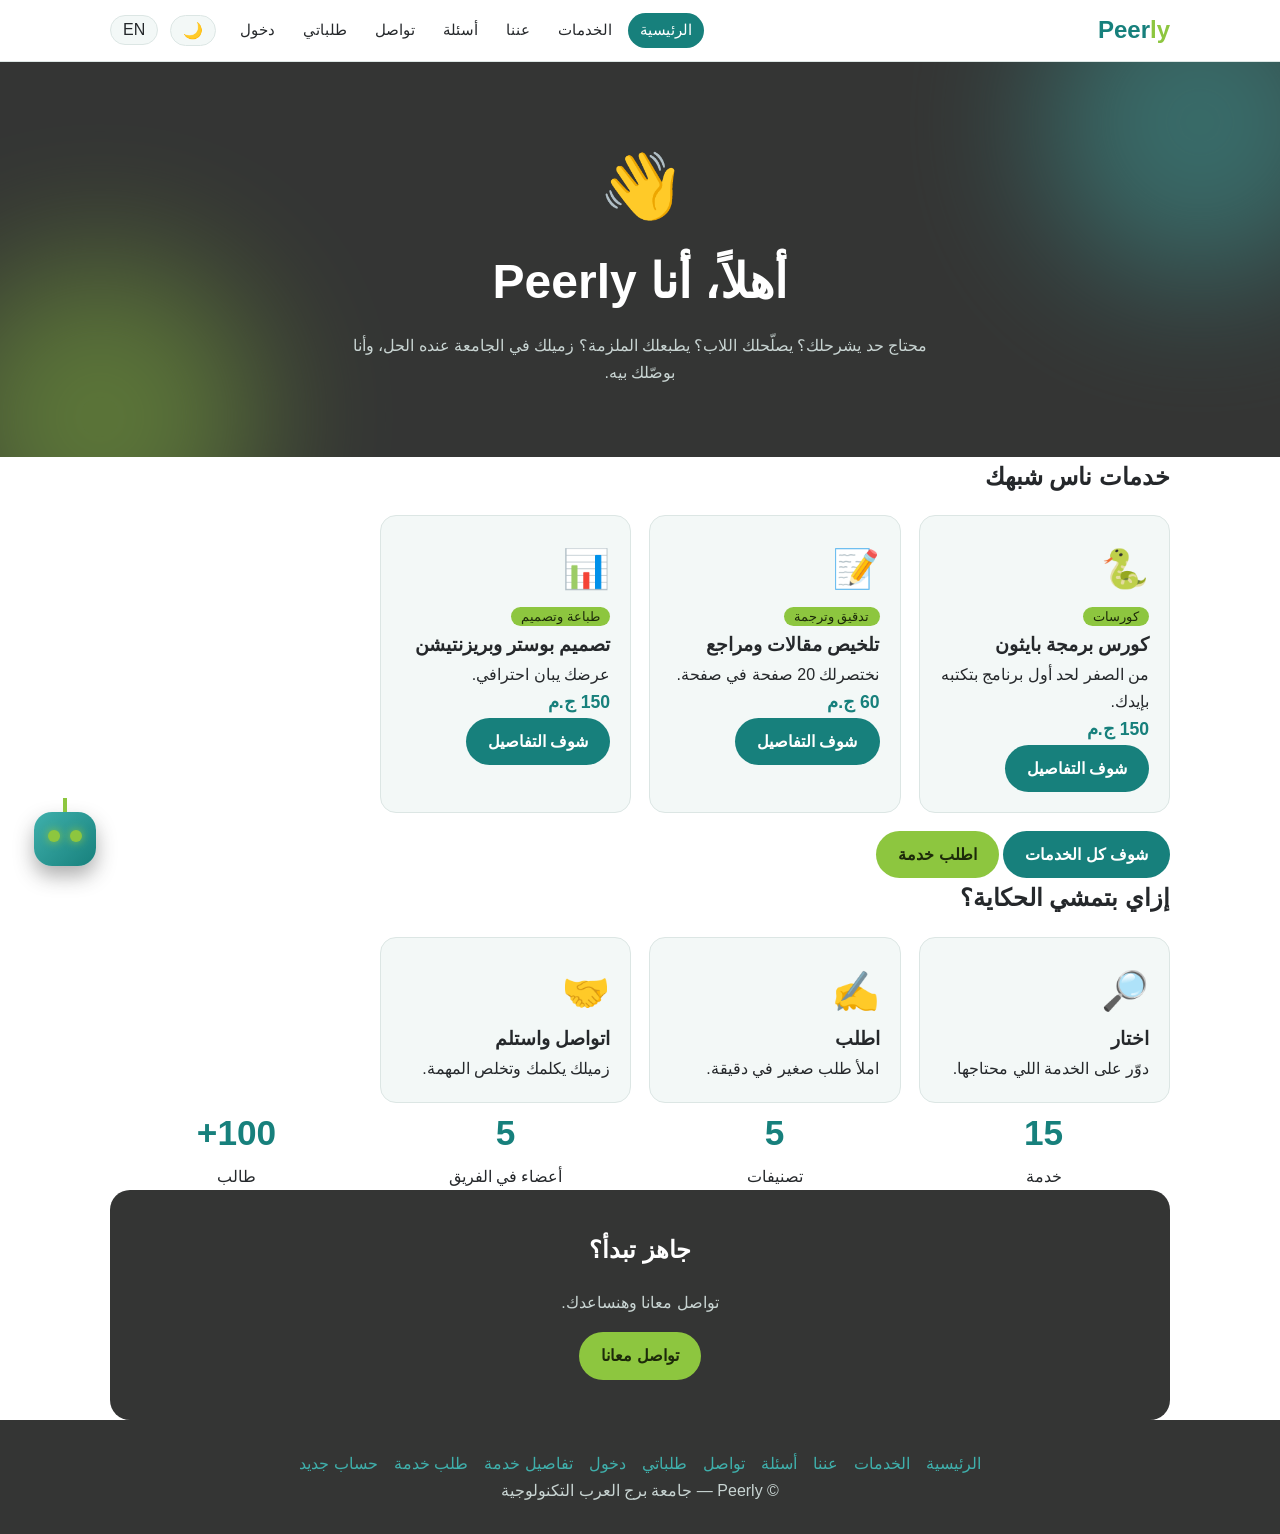
<file: index.html>
<!DOCTYPE html>
<html lang="ar" dir="rtl">
<head>
  <meta charset="utf-8">
  <meta name="viewport" content="width=device-width, initial-scale=1">
  <title>Peerly</title>
  <link rel="stylesheet" href="css/colors.css">
  <link rel="stylesheet" href="css/style.css">
</head>
<body data-page="index">
  <div id="app"></div>
  <script src="js/data.js"></script>
  <script src="js/core.js"></script>
  <script src="js/pages/index.js"></script>
  <script src="js/bot.js"></script>
  <script src="js/boot.js"></script>
</body>
</html>
</file>
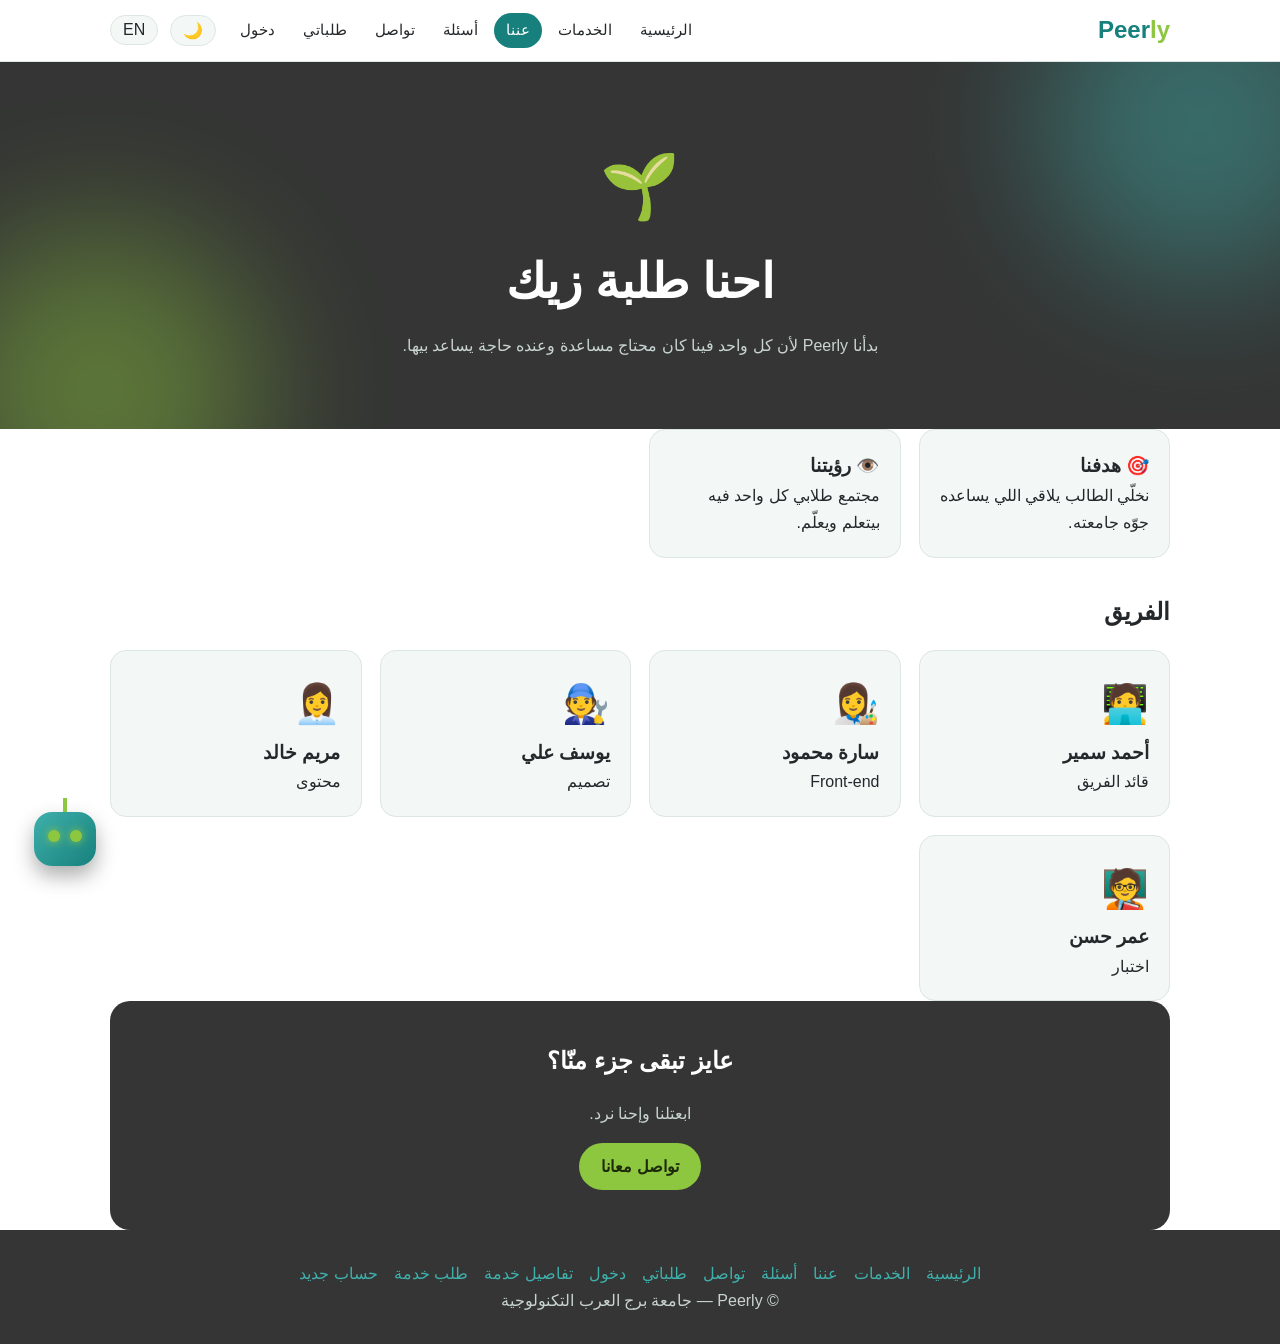
<file: about.html>
<!DOCTYPE html>
<html lang="ar" dir="rtl">
<head>
  <meta charset="utf-8">
  <meta name="viewport" content="width=device-width, initial-scale=1">
  <title>Peerly</title>
  <link rel="stylesheet" href="css/colors.css">
  <link rel="stylesheet" href="css/style.css">
</head>
<body data-page="about">
  <div id="app"></div>
  <script src="js/data.js"></script>
  <script src="js/core.js"></script>
  <script src="js/pages/about.js"></script>
  <script src="js/bot.js"></script>
  <script src="js/boot.js"></script>
</body>
</html>
</file>
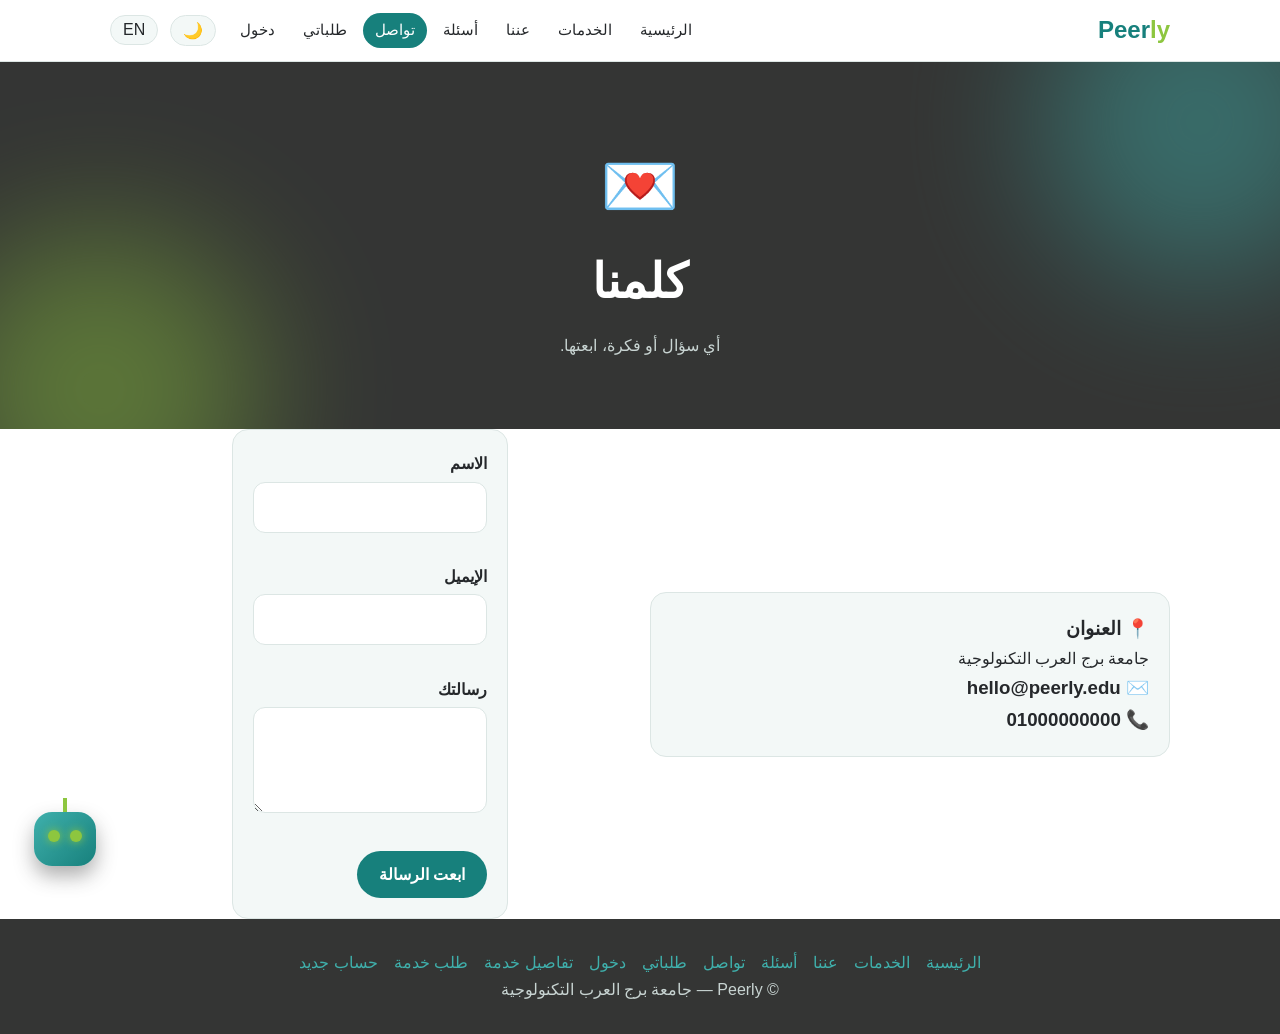
<file: contact.html>
<!DOCTYPE html>
<html lang="ar" dir="rtl">
<head>
  <meta charset="utf-8">
  <meta name="viewport" content="width=device-width, initial-scale=1">
  <title>Peerly</title>
  <link rel="stylesheet" href="css/colors.css">
  <link rel="stylesheet" href="css/style.css">
</head>
<body data-page="contact">
  <div id="app"></div>
  <script src="js/data.js"></script>
  <script src="js/core.js"></script>
  <script src="js/pages/contact.js"></script>
  <script src="js/bot.js"></script>
  <script src="js/boot.js"></script>
</body>
</html>
</file>
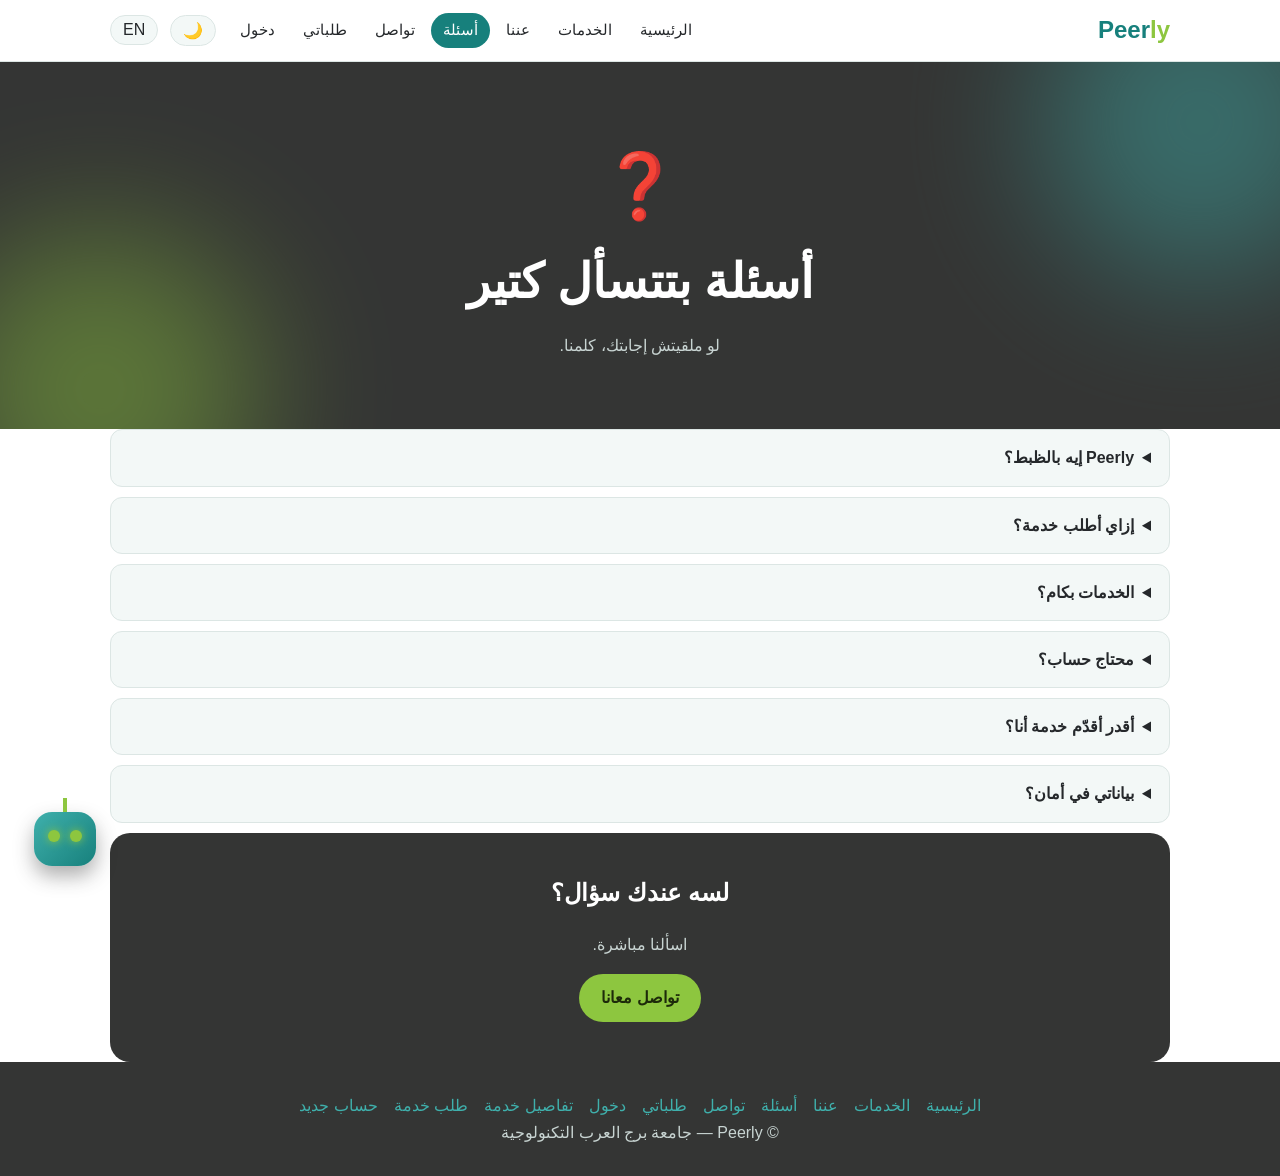
<file: faq.html>
<!DOCTYPE html>
<html lang="ar" dir="rtl">
<head>
  <meta charset="utf-8">
  <meta name="viewport" content="width=device-width, initial-scale=1">
  <title>Peerly</title>
  <link rel="stylesheet" href="css/colors.css">
  <link rel="stylesheet" href="css/style.css">
</head>
<body data-page="faq">
  <div id="app"></div>
  <script src="js/data.js"></script>
  <script src="js/core.js"></script>
  <script src="js/pages/faq.js"></script>
  <script src="js/bot.js"></script>
  <script src="js/boot.js"></script>
</body>
</html>
</file>
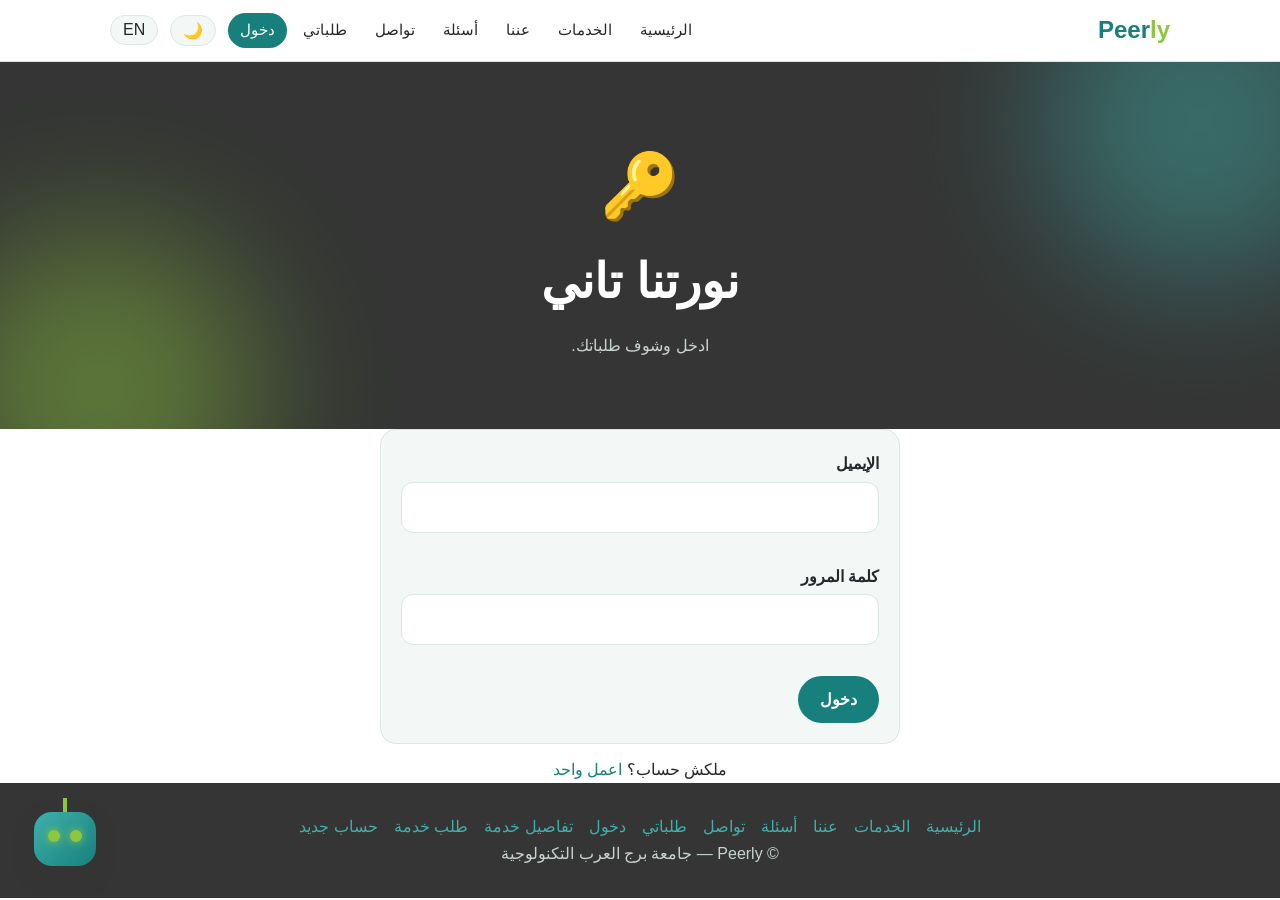
<file: login.html>
<!DOCTYPE html>
<html lang="ar" dir="rtl">
<head>
  <meta charset="utf-8">
  <meta name="viewport" content="width=device-width, initial-scale=1">
  <title>Peerly</title>
  <link rel="stylesheet" href="css/colors.css">
  <link rel="stylesheet" href="css/style.css">
</head>
<body data-page="login">
  <div id="app"></div>
  <script src="js/data.js"></script>
  <script src="js/core.js"></script>
  <script src="js/pages/login.js"></script>
  <script src="js/bot.js"></script>
  <script src="js/boot.js"></script>
</body>
</html>
</file>
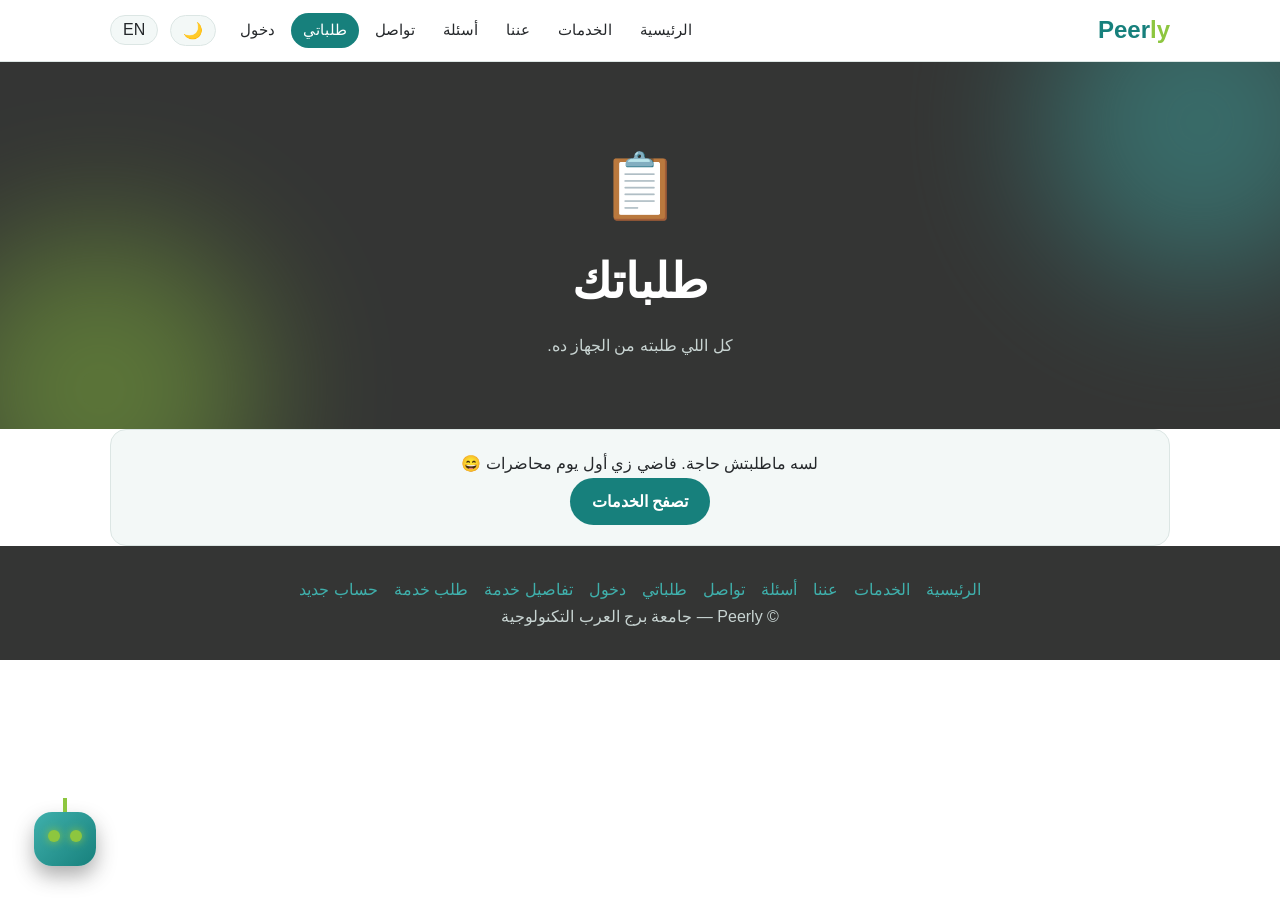
<file: my-requests.html>
<!DOCTYPE html>
<html lang="ar" dir="rtl">
<head>
  <meta charset="utf-8">
  <meta name="viewport" content="width=device-width, initial-scale=1">
  <title>Peerly</title>
  <link rel="stylesheet" href="css/colors.css">
  <link rel="stylesheet" href="css/style.css">
</head>
<body data-page="my-requests">
  <div id="app"></div>
  <script src="js/data.js"></script>
  <script src="js/core.js"></script>
  <script src="js/pages/my-requests.js"></script>
  <script src="js/bot.js"></script>
  <script src="js/boot.js"></script>
</body>
</html>
</file>
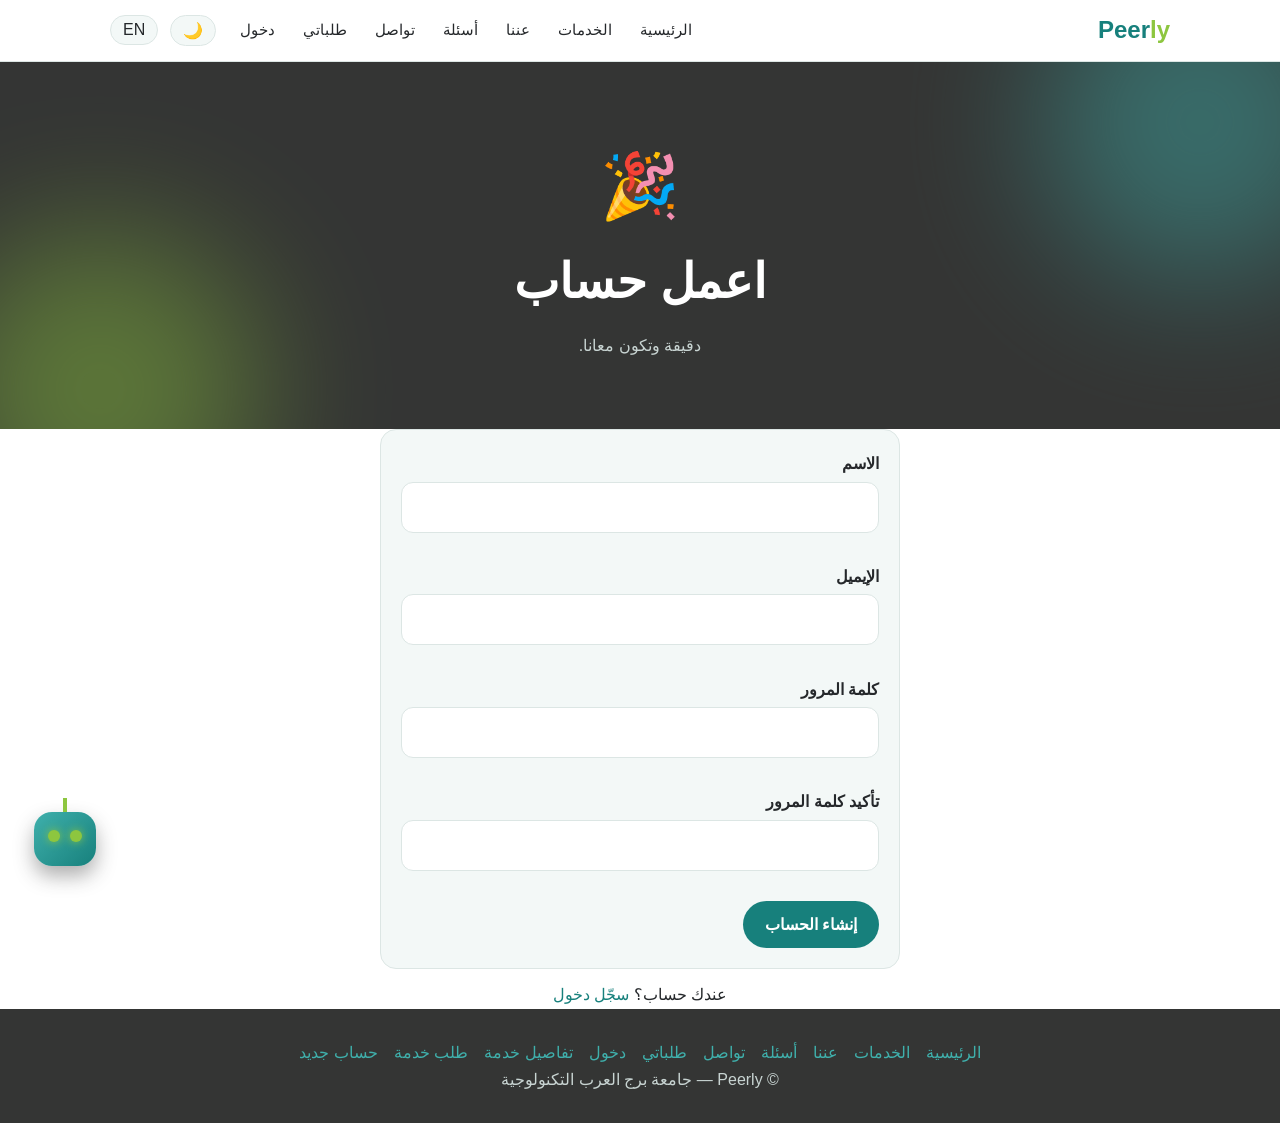
<file: register.html>
<!DOCTYPE html>
<html lang="ar" dir="rtl">
<head>
  <meta charset="utf-8">
  <meta name="viewport" content="width=device-width, initial-scale=1">
  <title>Peerly</title>
  <link rel="stylesheet" href="css/colors.css">
  <link rel="stylesheet" href="css/style.css">
</head>
<body data-page="register">
  <div id="app"></div>
  <script src="js/data.js"></script>
  <script src="js/core.js"></script>
  <script src="js/pages/register.js"></script>
  <script src="js/bot.js"></script>
  <script src="js/boot.js"></script>
</body>
</html>
</file>
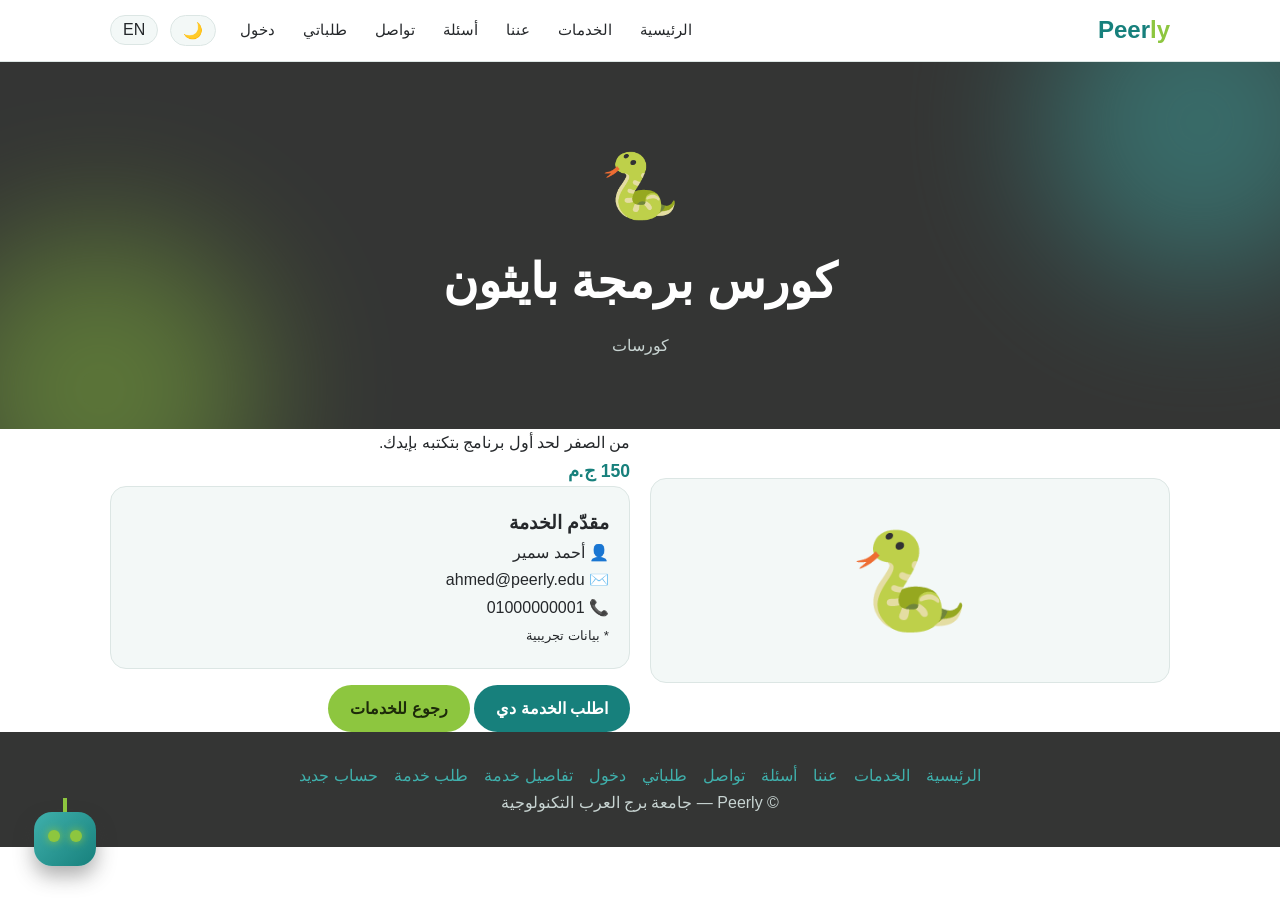
<file: service-details.html>
<!DOCTYPE html>
<html lang="ar" dir="rtl">
<head>
  <meta charset="utf-8">
  <meta name="viewport" content="width=device-width, initial-scale=1">
  <title>Peerly</title>
  <link rel="stylesheet" href="css/colors.css">
  <link rel="stylesheet" href="css/style.css">
</head>
<body data-page="service-details">
  <div id="app"></div>
  <script src="js/data.js"></script>
  <script src="js/core.js"></script>
  <script src="js/pages/service-details.js"></script>
  <script src="js/bot.js"></script>
  <script src="js/boot.js"></script>
</body>
</html>
</file>
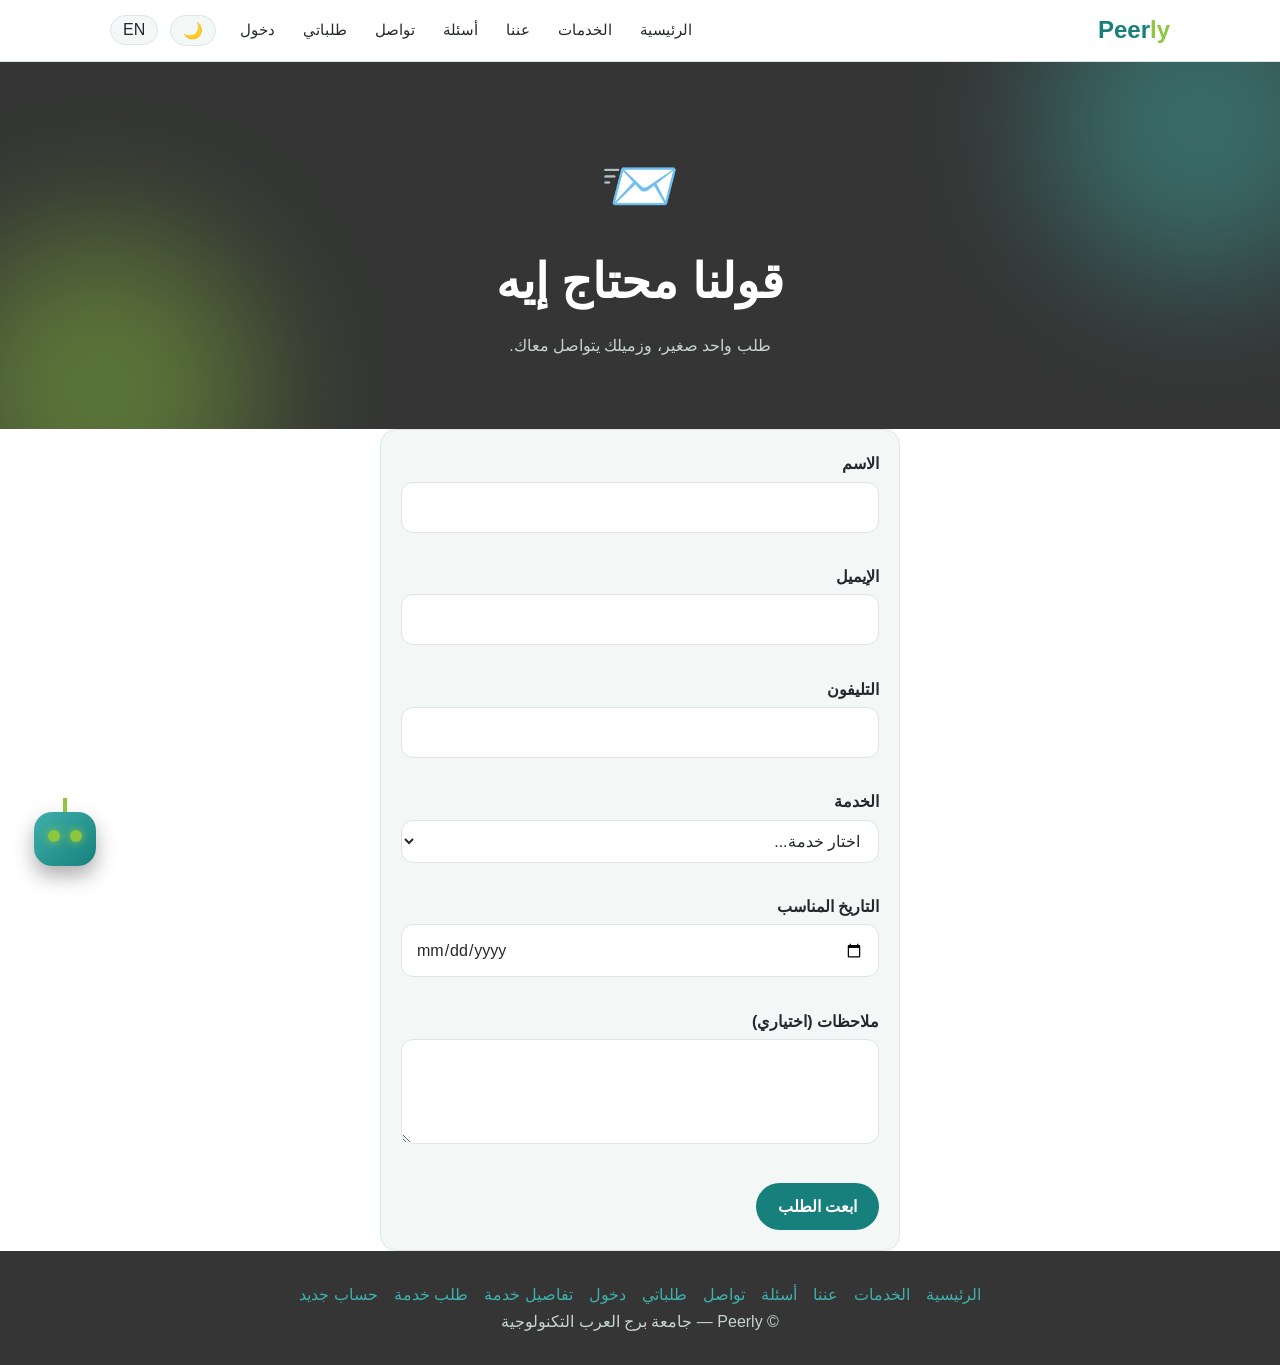
<file: service-request.html>
<!DOCTYPE html>
<html lang="ar" dir="rtl">
<head>
  <meta charset="utf-8">
  <meta name="viewport" content="width=device-width, initial-scale=1">
  <title>Peerly</title>
  <link rel="stylesheet" href="css/colors.css">
  <link rel="stylesheet" href="css/style.css">
</head>
<body data-page="service-request">
  <div id="app"></div>
  <script src="js/data.js"></script>
  <script src="js/core.js"></script>
  <script src="js/pages/service-request.js"></script>
  <script src="js/bot.js"></script>
  <script src="js/boot.js"></script>
</body>
</html>
</file>
<file: css/colors.css>
/* =========================================================
   ألوان Peerly الموحدة، مأخوذة من شعار الجامعة
   القاعدة: ممنوع كتابة كود لون (#xxxxxx) في أي ملف تاني.
   استخدموا var(--اسم-اللون) بس. ولو محتاجين لون جديد، كلموا الليدر.
   ========================================================= */
:root{
  /* ألوان الهوية */
  --teal:#3fb0ac;        /* التيل: الزخارف والتفاصيل */
  --lime:#8dc63f;        /* الأخضر الليموني: التمييز والعناصر المهمة */
  --charcoal:#343534;    /* الفحمي: الأقسام الداكنة */
  --brand:#17807c;       /* لون الأزرار والروابط (أغمق للوضوح) */
  /* الوضع الفاتح (الخلفية بيضاء) */
  --bg:#ffffff;          /* خلفية الصفحة */
  --surface:#f3f8f7;     /* خلفية البطاقات والأقسام */
  --text:#25282b;        /* النص الأساسي */
  --muted:#5c6a68;       /* النص الثانوي */
  --line:#dce6e4;        /* الحدود والفواصل */
  /* ألوان الحالات والنصوص الخاصة */
  --white:#ffffff;       /* أبيض ثابت (لا يتغير في الوضع الداكن) */
  --error:#e5484d;       /* رسائل الخطأ */
  --on-lime:#1d2a0a;     /* النص فوق الأخضر الليموني */
  --on-dark-muted:#c8d4d2; /* نص ثانوي فوق الخلفية الفحمية */
}
/* الوضع الداكن */
[data-theme="dark"]{
  --bg:#111617;
  --surface:#192123;
  --text:#edf3f2;
  --muted:#9bb0ad;
  --line:#27353a;
  --brand:#2a9d98;
}
</file>
<file: css/style.css>
/* Peerly - style.css: كل الألوان من colors.css بس (var) */
*{box-sizing:border-box;margin:0}
body{font-family:'Segoe UI',Tahoma,sans-serif;background:var(--bg);color:var(--text);line-height:1.7;transition:background .3s,color .3s}
a{color:var(--brand);text-decoration:none}
.wrap{max-width:1100px;margin:auto;padding:0 20px}
section{padding:50px 0}
h2{margin-bottom:18px}

/* الهيدر */
header{position:sticky;top:0;z-index:20;background:color-mix(in srgb,var(--bg) 88%,transparent);backdrop-filter:blur(10px);border-bottom:1px solid var(--line)}
.bar{display:flex;align-items:center;gap:12px;padding:10px 20px;max-width:1100px;margin:auto}
.logo{font-weight:800;font-size:1.5rem;color:var(--brand)}
.logo b{color:var(--lime)}
nav{display:flex;gap:4px;margin-inline-start:auto;flex-wrap:wrap}
nav a{padding:5px 12px;border-radius:20px;color:var(--text);font-size:.93rem}
nav a:hover,nav a.on{background:var(--brand);color:var(--white)}
.ico{border:1px solid var(--line);background:var(--surface);color:var(--text);border-radius:20px;padding:5px 12px;cursor:pointer;font-size:1rem}
#menu{display:none}
@media(max-width:860px){#menu{display:block}nav{display:none;width:100%;order:5;flex-direction:column}nav.open{display:flex}.bar{flex-wrap:wrap}}

/* الهيرو: خلفية متحركة + إيموجي عائم */
.hero{position:relative;overflow:hidden;background:var(--charcoal);color:var(--white);padding:70px 0;text-align:center}
.hero::before,.hero::after{content:"";position:absolute;width:320px;height:320px;border-radius:50%;filter:blur(70px);opacity:.45;animation:drift 9s ease-in-out infinite alternate}
.hero::before{background:var(--teal);top:-100px;inset-inline-start:-80px}
.hero::after{background:var(--lime);bottom:-120px;inset-inline-end:-60px;animation-delay:-4s}
.hero .wrap{position:relative;z-index:1}
.big{font-size:4rem;animation:float 3s ease-in-out infinite}
.hero h1{font-size:clamp(1.8rem,5vw,3rem)}
.hero p{color:var(--on-dark-muted);max-width:620px;margin:10px auto 0}
@keyframes drift{to{transform:translate(60px,40px) scale(1.2)}}
@keyframes float{50%{transform:translateY(-12px)}}

/* الكروت والأزرار */
.grid{display:grid;grid-template-columns:repeat(auto-fill,minmax(250px,1fr));gap:18px}
.card{background:var(--surface);border:1px solid var(--line);border-radius:16px;padding:20px;transition:transform .25s,box-shadow .25s}
.card:hover{transform:translateY(-5px);box-shadow:0 12px 28px color-mix(in srgb,var(--charcoal) 18%,transparent)}
.em{font-size:2.4rem}
.btn{display:inline-block;border:0;cursor:pointer;background:var(--brand);color:var(--white);padding:10px 22px;border-radius:24px;font:inherit;font-weight:600}
.btn.lime{background:var(--lime);color:var(--on-lime)}
.btn:hover{filter:brightness(1.1)}
.tag{background:var(--lime);color:var(--on-lime);border-radius:12px;padding:2px 10px;font-size:.8rem}
.price{color:var(--brand);font-weight:800;font-size:1.1rem}
.chips{display:flex;gap:8px;flex-wrap:wrap;margin:14px 0}
.chip{border:1px solid var(--line);background:var(--surface);color:var(--text);padding:6px 14px;border-radius:20px;cursor:pointer;font:inherit}
.chip.on{background:var(--brand);color:var(--white)}
.stats{display:grid;grid-template-columns:repeat(auto-fit,minmax(140px,1fr));gap:16px;text-align:center}
.stats b{font-size:2.2rem;color:var(--brand);display:block}
.cta{background:var(--charcoal);color:var(--white);text-align:center;border-radius:20px;padding:40px 20px}
.cta p{color:var(--on-dark-muted);margin:8px 0 16px}
.two{display:grid;grid-template-columns:1fr 1fr;gap:20px;align-items:center}
@media(max-width:700px){.two{grid-template-columns:1fr}}

/* الفورم */
.form{max-width:520px;margin:auto}
.f{margin-bottom:14px}
.f label{display:block;font-weight:600;margin-bottom:4px}
input,select,textarea{width:100%;padding:11px 14px;border:1px solid var(--line);border-radius:12px;background:var(--bg);color:var(--text);font:inherit}
input:focus,select:focus,textarea:focus,button:focus-visible{outline:2px solid var(--teal)}
.err{color:var(--error);font-size:.85rem;min-height:1.2em}
.ok{background:var(--lime);color:var(--on-lime);padding:14px;border-radius:12px;margin-top:14px}
.ok.bad{background:var(--error);color:var(--white)}
details{background:var(--surface);border:1px solid var(--line);border-radius:12px;padding:14px 18px;margin-bottom:10px}
summary{cursor:pointer;font-weight:700}
footer{background:var(--charcoal);color:var(--on-dark-muted);padding:30px 0;text-align:center}
footer a{color:var(--teal);margin:0 8px;display:inline-block}

/* الروبوت ثلاثي الأبعاد + الشات */
#bot{position:fixed;bottom:20px;inset-inline-end:20px;z-index:30;perspective:500px;cursor:pointer;border:0;background:none;padding:14px}
.head{width:62px;height:54px;background:linear-gradient(135deg,var(--teal),var(--brand));border-radius:18px;position:relative;transform:rotateY(var(--ry,0deg)) rotateX(var(--rx,0deg));box-shadow:0 10px 20px color-mix(in srgb,var(--charcoal) 40%,transparent);animation:float 2.5s infinite}
.head::before{content:"";position:absolute;top:-14px;left:29px;width:4px;height:14px;background:var(--lime)}
.head i{position:absolute;top:18px;width:12px;height:12px;border-radius:50%;background:var(--lime);box-shadow:0 0 10px var(--lime);animation:blink 4s infinite}
.head i:nth-child(1){left:14px}
.head i:nth-child(2){right:14px}
@keyframes blink{96%,100%{transform:scaleY(1)}98%{transform:scaleY(.1)}}
#chat{position:fixed;bottom:110px;inset-inline-end:20px;width:min(340px,92vw);height:420px;background:var(--bg);border:1px solid var(--line);border-radius:18px;display:none;flex-direction:column;z-index:30;box-shadow:0 16px 40px color-mix(in srgb,var(--charcoal) 35%,transparent)}
#chat.open{display:flex}
.chead{background:var(--brand);color:var(--white);padding:12px;border-radius:18px 18px 0 0;font-weight:700}
#msgs{flex:1;overflow:auto;padding:12px;display:flex;flex-direction:column;gap:8px}
.m{padding:8px 12px;border-radius:14px;max-width:85%;background:var(--surface)}
.m.me{background:var(--brand);color:var(--white);align-self:flex-end}
.sug{padding:0 12px 8px;display:flex;gap:6px;flex-wrap:wrap}
#chat form{display:flex;gap:6px;padding:10px;border-top:1px solid var(--line)}
@media(prefers-reduced-motion:reduce){*{animation:none!important}}

/* ===== CSS خاص بكل عضو: اكتب تحت اسمك بس ===== */
/* العضو الأول */

/* العضو الثاني */

/* العضو الثالث */

/* العضو الرابع */

/* العضو الخامس */
</file>
